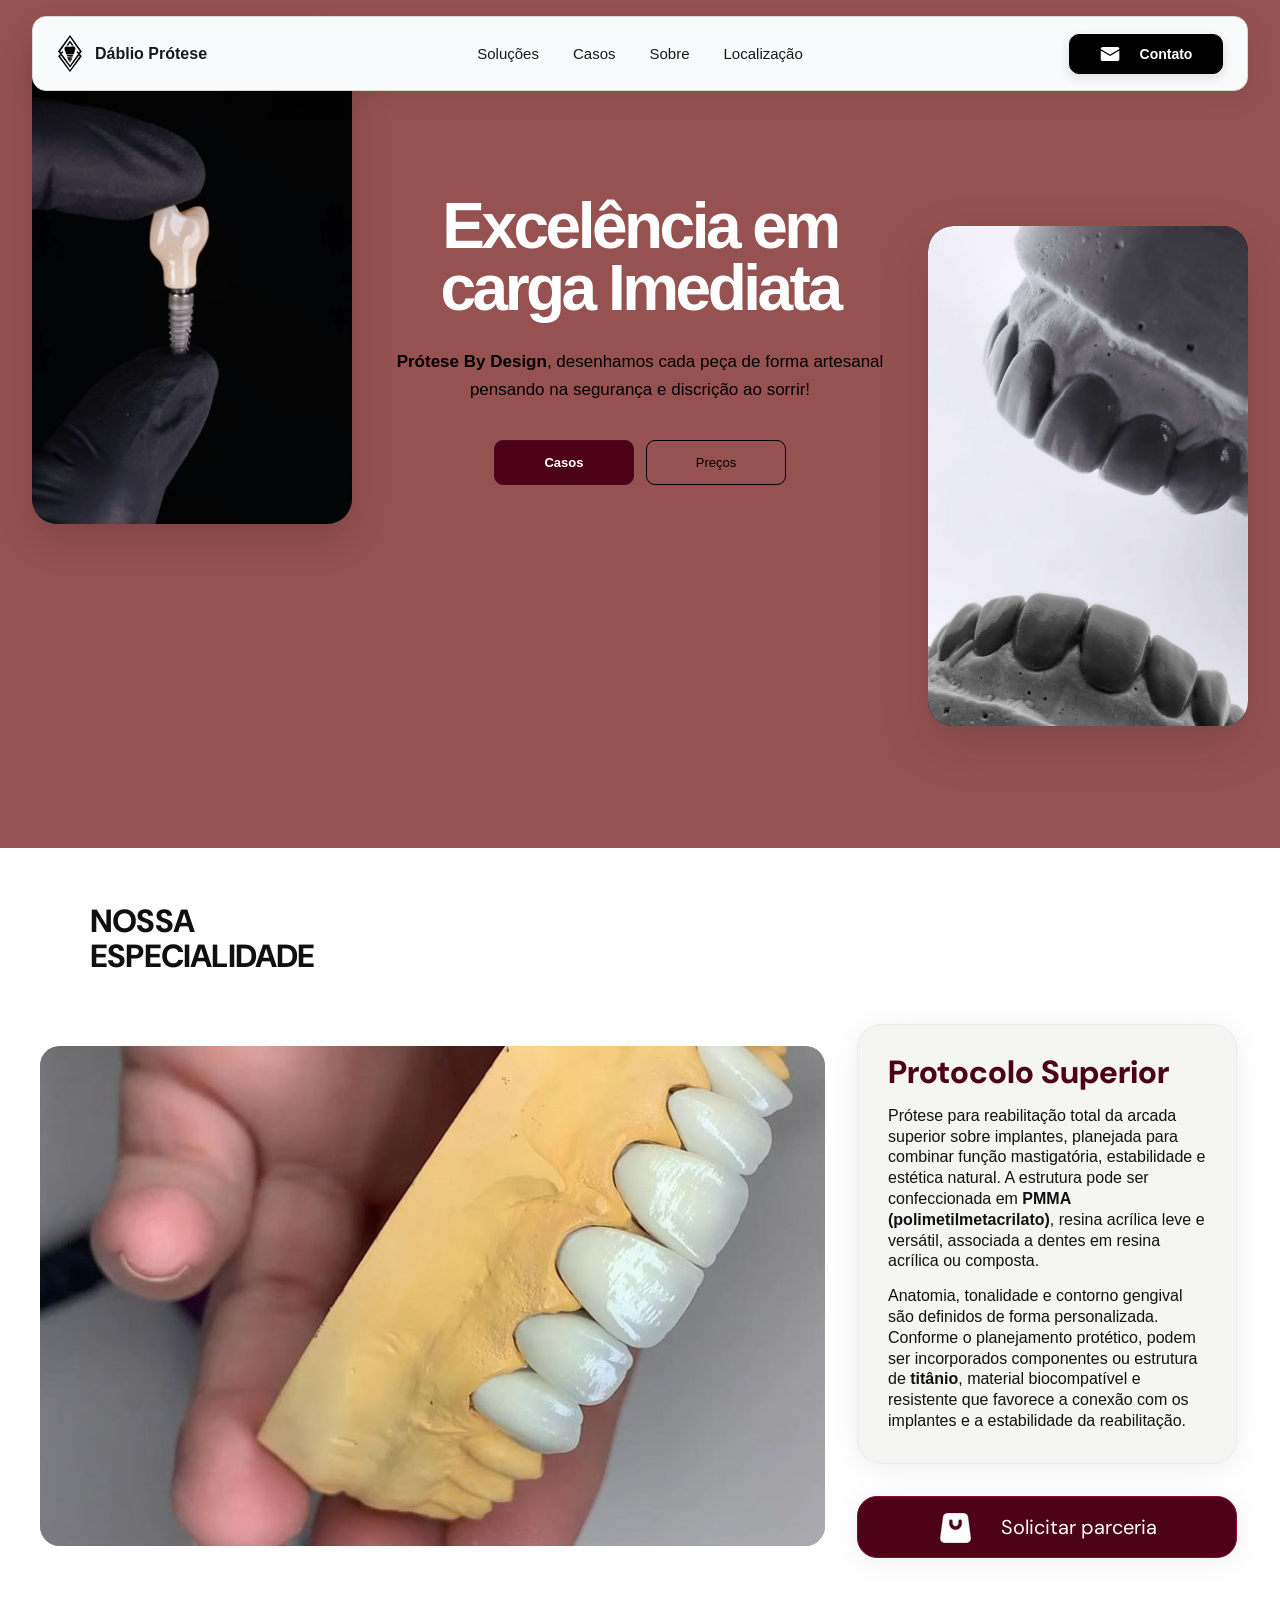
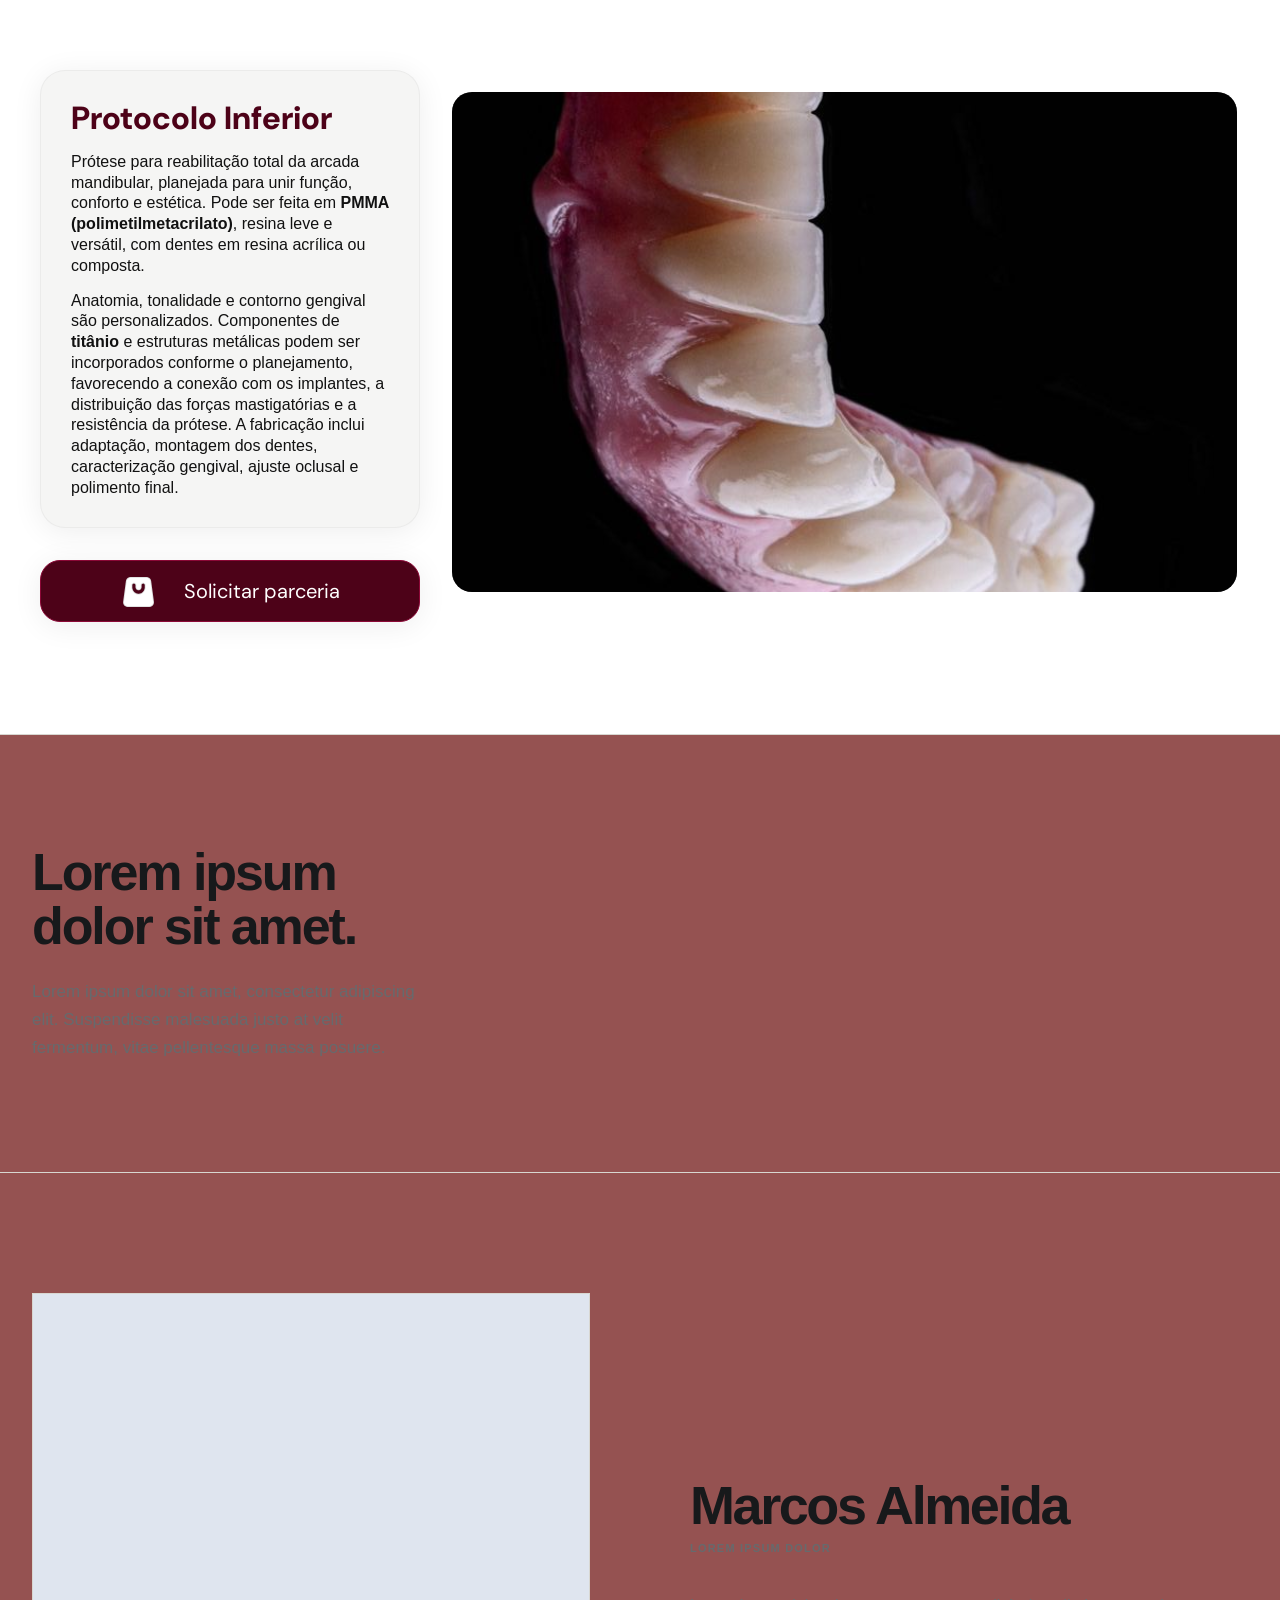
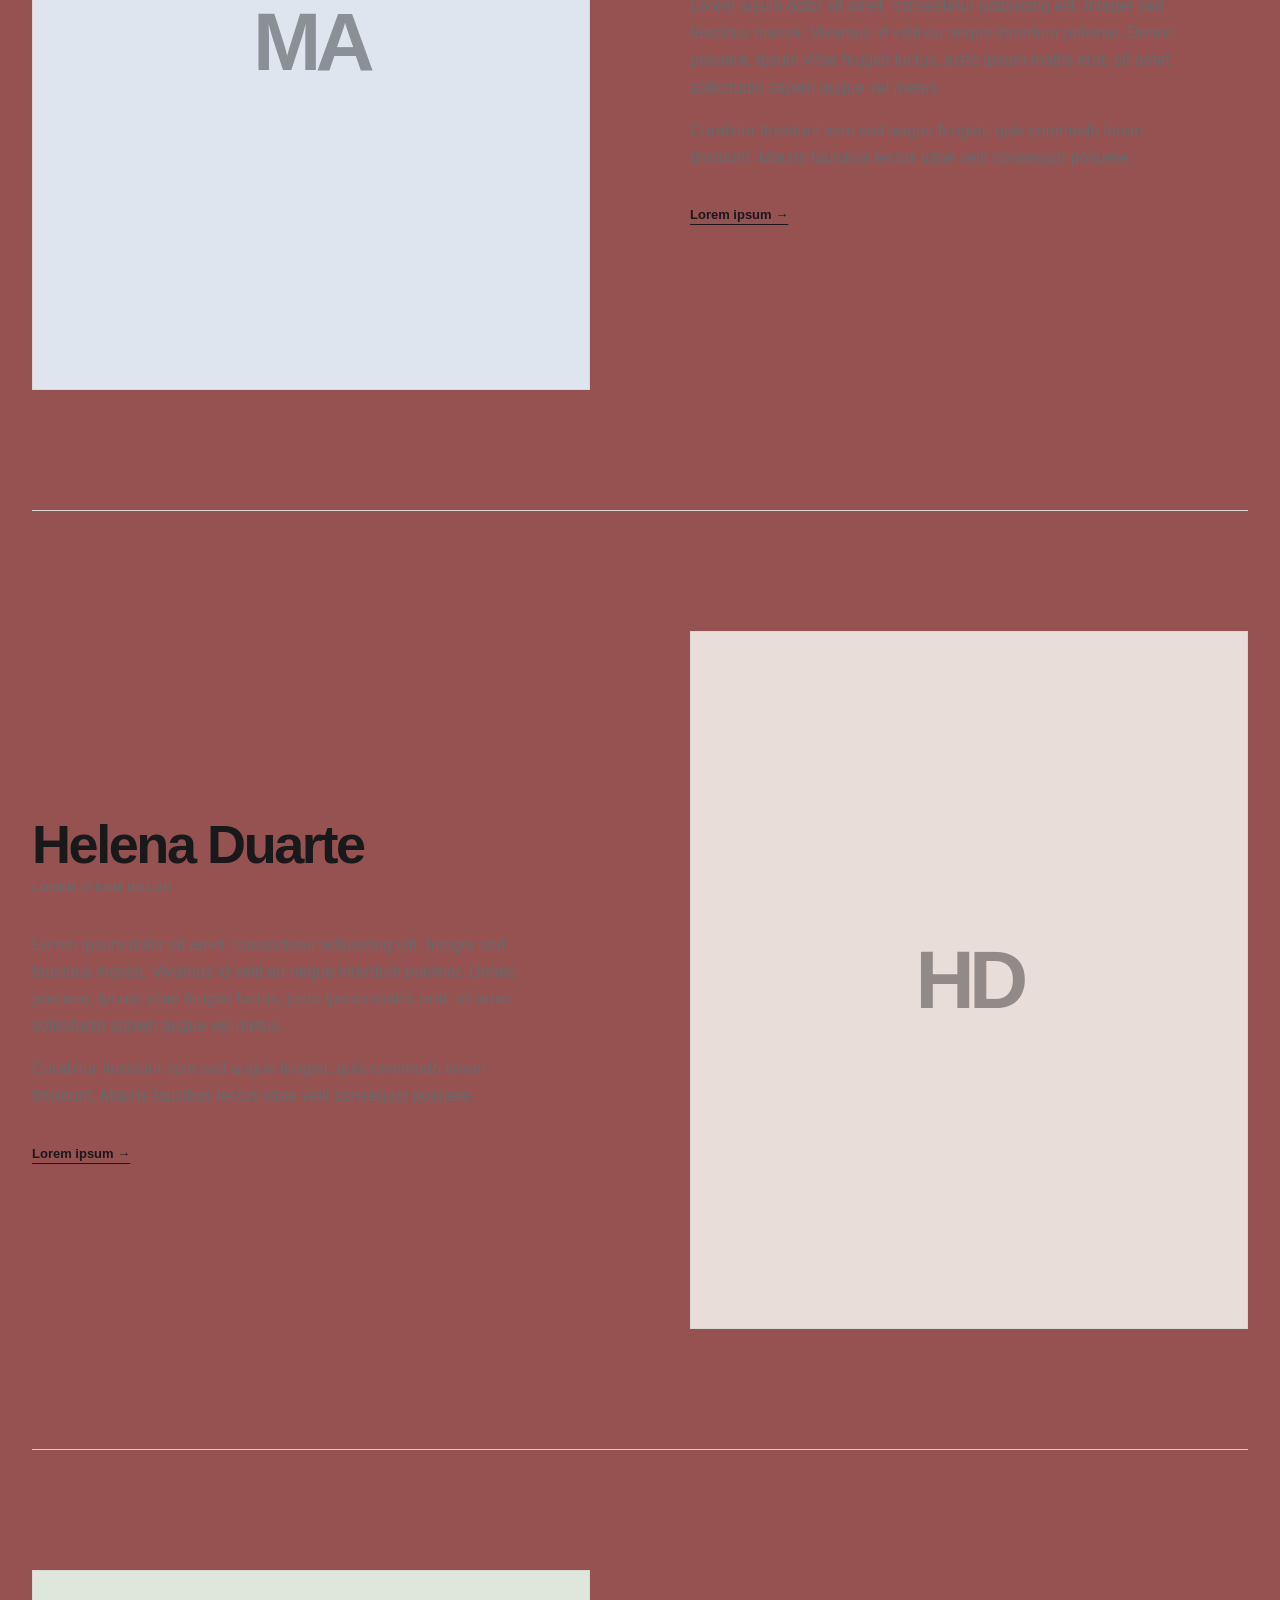
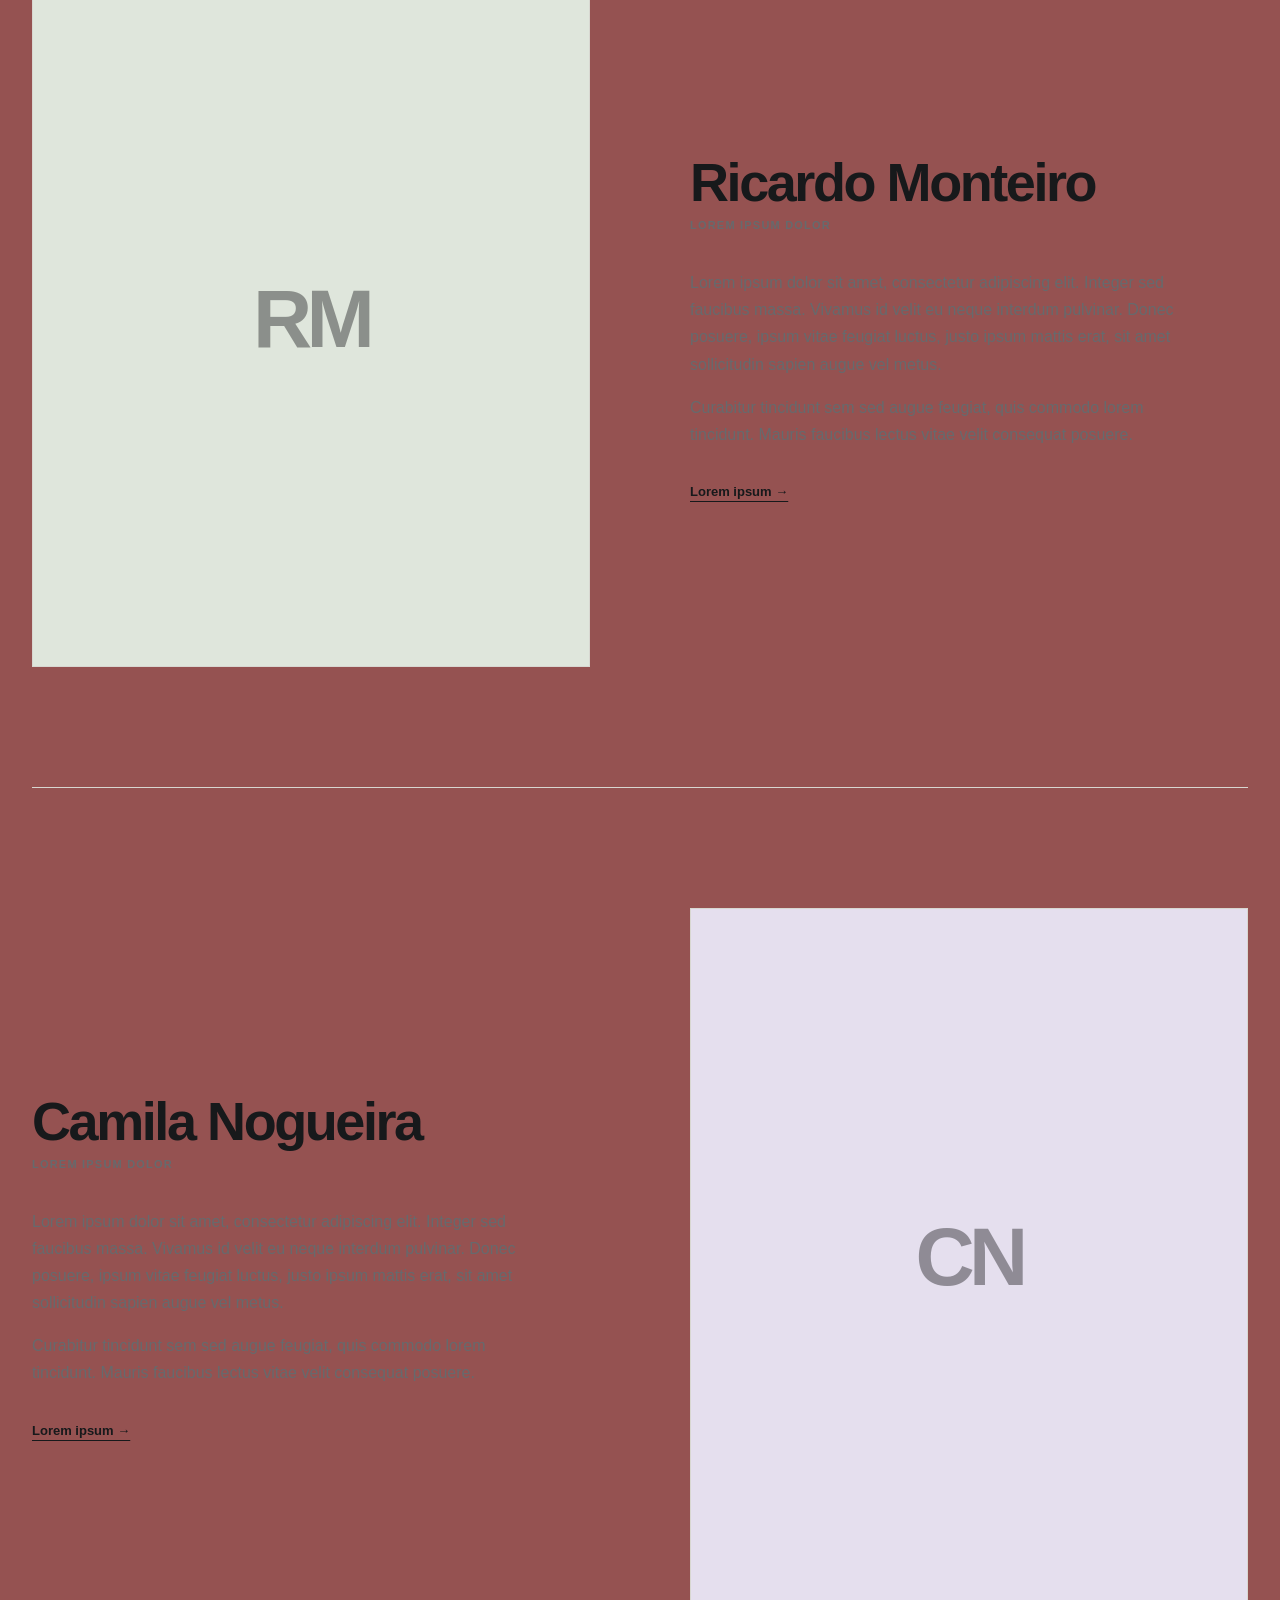
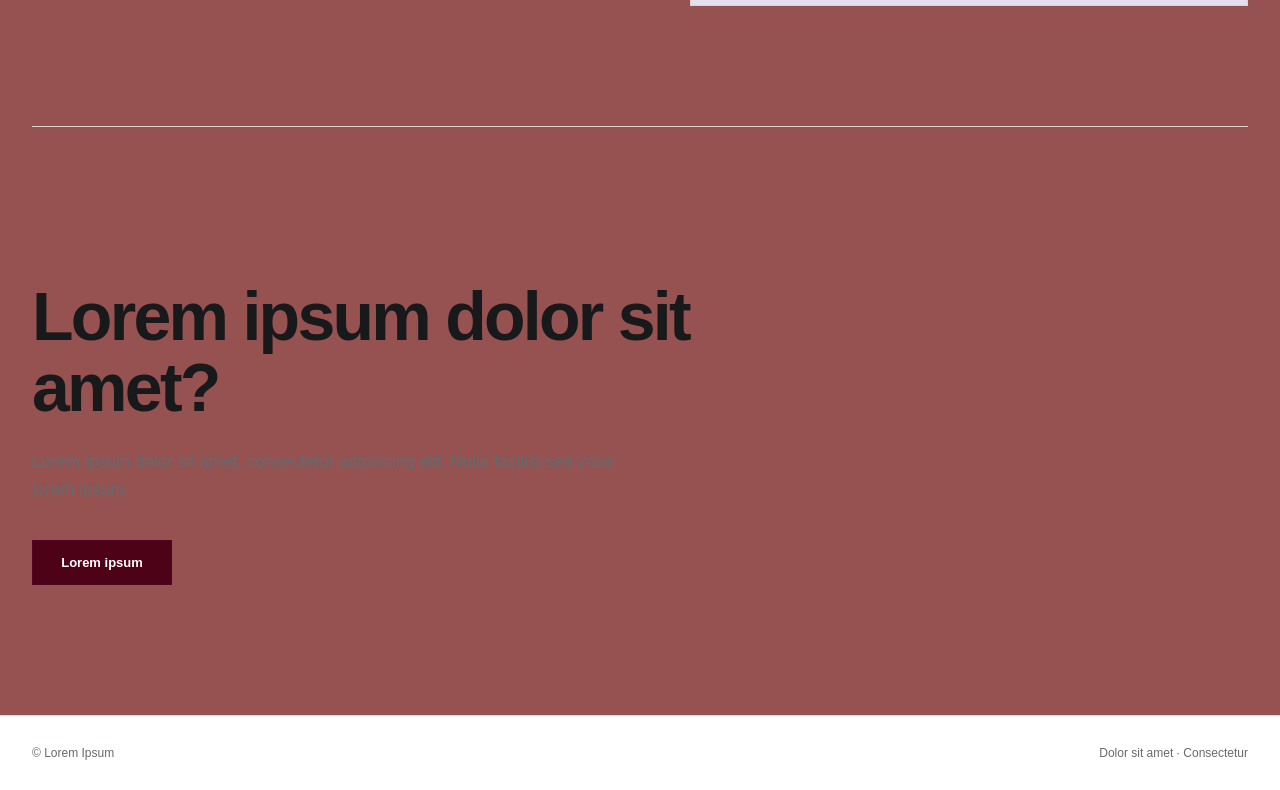
<file: index.html>
<!doctype html>
<html lang="pt-BR">
  <head>
    <meta charset="UTF-8" />
    <meta name="viewport" content="width=device-width, initial-scale=1.0" />
    <meta name="description" content="Lorem ipsum dolor sit amet." />
    <title>Dáblio Prótese</title>
    <link rel="preconnect" href="https://fonts.googleapis.com" />
    <link rel="preconnect" href="https://fonts.gstatic.com" crossorigin />
    <link href="https://fonts.googleapis.com/css2?family=DM+Sans:wght@400;800&display=swap" rel="stylesheet" />
    <link rel="icon" type="image/svg+xml" href="assets/logo_dablio.svg" />
    <link rel="stylesheet" href="styles.css" />
  </head>
  <body>
    <header class="site-header">
      <a class="logo" href="#inicio" aria-label="Dáblio Prótese — início">
        <img class="logo-mark" src="assets/logo_dablio.svg" alt="" />
        <span>Dáblio Prótese</span>
      </a>

      <nav class="main-nav" aria-label="Navegação principal">
        <a href="#solucoes">Soluções</a>
        <a href="#casos">Casos</a>
        <a href="#sobre">Sobre</a>
        <a href="#localizacao">Localização</a>
      </nav>

      <a class="header-action" href="#contato">
        <img class="navbar-action-icon" src="assets/message_4077160.png" alt="" aria-hidden="true" />
        <span>Contato</span>
      </a>
    </header>

    <main>
      <section class="hero" id="inicio">
        <div class="hero-squircle hero-squircle-left">
          <img src="assets/ImageSquircleEsquerdo.png" alt="Implante dentário com coroa sendo segurado por luvas" />
        </div>

        <div class="hero-copy">
          <h1>Excelência em carga Imediata</h1>
          <p class="hero-text">
            <strong>Prótese By Design</strong>, desenhamos cada peça de forma
            artesanal pensando na segurança e discrição ao sorrir!
          </p>
          <div class="hero-actions">
            <a class="button button-primary" href="#fundadores">Casos</a>
            <a class="button button-secondary" href="#contato">Preços</a>
          </div>
        </div>

        <div class="hero-squircle hero-squircle-right">
          <img src="assets/ImageSquircleDireito.png" alt="Foto de protese dentaria em cerâmica" />
        </div>
      </section>

      <section class="solutions" id="solucoes" aria-labelledby="solutions-title">
        <div class="solutions-inner">
          <h2 id="solutions-title">Nossa Especialidade</h2>
          <article class="solutions-content solution-superior">
            <div class="card-imagem-1" data-carousel aria-live="off">
              <figure class="carousel-slide is-active" aria-hidden="false">
                <img src="assets/protocolo-superior.png" alt="Prótese dentária sobre implantes segurada por uma mão com luva roxa" />
              </figure>
              <figure class="carousel-slide" aria-hidden="true">
                <img src="assets/protocolo-superior-2.png" alt="Prótese dentária sobre modelo de gengiva e dentes segurada por uma mão" />
              </figure>
              <figure class="carousel-slide" aria-hidden="true">
                <img src="assets/protocolo-superior-3.png" alt="Prótese dentária instalada em modelo odontológico segurado com luvas azuis" />
              </figure>
            </div>
            <div class="solutions-copy">
              <div class="solution-card-description" data-character-limit="665">
                <h3>Protocolo Superior</h3>
                <p>
                  Prótese para reabilitação total da arcada superior sobre implantes,
                  planejada para combinar função mastigatória, estabilidade e estética
                  natural. A estrutura pode ser confeccionada em
                  <strong>PMMA (polimetilmetacrilato)</strong>, resina acrílica leve e
                  versátil, associada a dentes em resina acrílica ou composta.
                </p>
                <p>
                  Anatomia, tonalidade e contorno gengival são definidos de forma
                  personalizada. Conforme o planejamento protético, podem ser
                  incorporados componentes ou estrutura de <strong>titânio</strong>,
                  material biocompatível e resistente que favorece a conexão com os
                  implantes e a estabilidade da reabilitação.
                </p>
              </div>
              <a class="solution-title-cta" href="#contato">
                <span class="solution-cta-icon" aria-hidden="true"><img src="assets/solution-cta.svg" alt="" /></span>
                <span>Solicitar parceria</span>
              </a>
            </div>
          </article>

          <article class="solutions-content solution-inferior">
            <div class="card-imagem-2" data-carousel aria-live="off">
              <figure class="carousel-slide is-active" aria-hidden="false">
                <img src="assets/protocolo-inferior-1.png" alt="Prótese inferior com dentes sobre gengiva rosada em fundo preto" />
              </figure>
              <figure class="carousel-slide" aria-hidden="true">
                <img src="assets/protocolo-inferior-2.png" alt="Prótese dentária montada em equipamento de fotografia" />
              </figure>
              <figure class="carousel-slide" aria-hidden="true">
                <img src="assets/protocolo-inferior-3.png" alt="Modelo de arcada dentária protética em fundo vermelho" />
              </figure>
            </div>
            <div class="solutions-copy">
              <div class="solution-card-description" data-character-limit="665">
                <h3>Protocolo Inferior</h3>
                <p>
                  Prótese para reabilitação total da arcada mandibular, planejada para
                  unir função, conforto e estética. Pode ser feita em
                  <strong>PMMA (polimetilmetacrilato)</strong>, resina leve e versátil,
                  com dentes em resina acrílica ou composta.
                </p>
                <p>
                  Anatomia, tonalidade e contorno gengival são personalizados.
                  Componentes de <strong>titânio</strong> e estruturas metálicas
                  podem ser incorporados conforme o planejamento, favorecendo a
                  conexão com os implantes, a distribuição das forças mastigatórias
                  e a resistência da prótese. A fabricação inclui adaptação, montagem
                  dos dentes, caracterização gengival, ajuste oclusal e polimento
                  final.
                </p>
              </div>
              <a class="solution-title-cta" href="#contato">
                <span class="solution-cta-icon" aria-hidden="true"><img src="assets/solution-cta.svg" alt="" /></span>
                <span>Solicitar parceria</span>
              </a>
            </div>
          </article>
        </div>
      </section>

      <section class="founders-intro" id="fundadores">
        <div>
          <h2>Lorem ipsum dolor sit amet.</h2>
          <p>
            Lorem ipsum dolor sit amet, consectetur adipiscing elit. Suspendisse
            malesuada justo at velit fermentum, vitae pellentesque massa posuere.
          </p>
        </div>
      </section>

      <section class="founder" id="marcos-almeida">
        <div class="portrait portrait-a" role="img" aria-label="Lorem ipsum Marcos Almeida">
          <span>MA</span>
        </div>
        <div class="founder-copy">
          <h2>Marcos Almeida</h2>
          <p class="role">Lorem ipsum dolor</p>
          <p>
            Lorem ipsum dolor sit amet, consectetur adipiscing elit. Integer sed
            faucibus massa. Vivamus id velit eu neque interdum pulvinar. Donec
            posuere, ipsum vitae feugiat luctus, justo ipsum mattis erat, sit amet
            sollicitudin sapien augue vel metus.
          </p>
          <p>
            Curabitur tincidunt sem sed augue feugiat, quis commodo lorem
            tincidunt. Mauris faucibus lectus vitae velit consequat posuere.
          </p>
          <a href="#contato">Lorem ipsum →</a>
        </div>
      </section>

      <section class="founder founder-reverse" id="helena-duarte">
        <div class="portrait portrait-b" role="img" aria-label="Lorem ipsum Helena Duarte">
          <span>HD</span>
        </div>
        <div class="founder-copy">
          <h2>Helena Duarte</h2>
          <p class="role">Lorem ipsum dolor</p>
          <p>
            Lorem ipsum dolor sit amet, consectetur adipiscing elit. Integer sed
            faucibus massa. Vivamus id velit eu neque interdum pulvinar. Donec
            posuere, ipsum vitae feugiat luctus, justo ipsum mattis erat, sit amet
            sollicitudin sapien augue vel metus.
          </p>
          <p>
            Curabitur tincidunt sem sed augue feugiat, quis commodo lorem
            tincidunt. Mauris faucibus lectus vitae velit consequat posuere.
          </p>
          <a href="#contato">Lorem ipsum →</a>
        </div>
      </section>

      <section class="founder" id="ricardo-monteiro">
        <div class="portrait portrait-c" role="img" aria-label="Lorem ipsum Ricardo Monteiro">
          <span>RM</span>
        </div>
        <div class="founder-copy">
          <h2>Ricardo Monteiro</h2>
          <p class="role">Lorem ipsum dolor</p>
          <p>
            Lorem ipsum dolor sit amet, consectetur adipiscing elit. Integer sed
            faucibus massa. Vivamus id velit eu neque interdum pulvinar. Donec
            posuere, ipsum vitae feugiat luctus, justo ipsum mattis erat, sit amet
            sollicitudin sapien augue vel metus.
          </p>
          <p>
            Curabitur tincidunt sem sed augue feugiat, quis commodo lorem
            tincidunt. Mauris faucibus lectus vitae velit consequat posuere.
          </p>
          <a href="#contato">Lorem ipsum →</a>
        </div>
      </section>

      <section class="founder founder-reverse" id="camila-nogueira">
        <div class="portrait portrait-d" role="img" aria-label="Lorem ipsum Camila Nogueira">
          <span>CN</span>
        </div>
        <div class="founder-copy">
          <h2>Camila Nogueira</h2>
          <p class="role">Lorem ipsum dolor</p>
          <p>
            Lorem ipsum dolor sit amet, consectetur adipiscing elit. Integer sed
            faucibus massa. Vivamus id velit eu neque interdum pulvinar. Donec
            posuere, ipsum vitae feugiat luctus, justo ipsum mattis erat, sit amet
            sollicitudin sapien augue vel metus.
          </p>
          <p>
            Curabitur tincidunt sem sed augue feugiat, quis commodo lorem
            tincidunt. Mauris faucibus lectus vitae velit consequat posuere.
          </p>
          <a href="#contato">Lorem ipsum →</a>
        </div>
      </section>

      <section class="contact" id="contato">
        <h2>Lorem ipsum dolor sit amet?</h2>
        <p>
          Lorem ipsum dolor sit amet, consectetur adipiscing elit. Nulla facilisi
          sed vitae lorem ipsum.
        </p>
        <a class="button button-primary" href="mailto:lorem@ipsum.com">Lorem ipsum</a>
      </section>
    </main>

    <footer>
      <span>© Lorem Ipsum</span>
      <span>Dolor sit amet · Consectetur</span>
    </footer>

    <script src="script.js"></script>
  </body>
</html>
</file>
<file: styles.css>
:root {
  --ink: #17191b;
  --muted: #666a6d;
  --paper: #955251;
  --line: #d8d7d1;
  --content: 1240px;
  --curve-navbar: 14px;
  --curve-navbar-action: calc(var(--curve-navbar) - 4px);
  --curve-hero-action: 9px;
  --curve-surface: 25px;
  --curve-specialty: 20px;
}

* { box-sizing: border-box; }
html { scroll-behavior: smooth; }

body {
  margin: 0;
  background: var(--paper);
  color: var(--ink);
  font-family: Arial, Helvetica, sans-serif;
}

a { color: inherit; }

.site-header {
  height: 75px;
  width: min(calc(100% - 64px), var(--content));
  margin: 0;
  padding: 0 24px;
  display: grid;
  grid-template-columns: 1fr auto 1fr;
  align-items: center;
  border: 1px solid var(--line);
  border-radius: var(--curve-navbar);
  background: oklch(98.5% 0.002 247.839);
  box-shadow: 0 8px 28px rgba(13, 13, 13, 0.08);
  backdrop-filter: blur(12px);
  position: fixed;
  top: 16px;
  left: 50%;
  transform: translateX(-50%);
  z-index: 10;
}

.logo {
  display: inline-flex;
  align-items: center;
  gap: 12px;
  width: fit-content;
  font-weight: 700;
  text-decoration: none;
}

.logo-mark {
  width: 26px;
  height: 40px;
  display: block;
  object-fit: contain;
}

.main-nav { display: flex; gap: 34px; }

.main-nav a,
.header-action {
  font-size: 15px;
  text-decoration: none;
}

.main-nav a:hover { text-decoration: underline; text-underline-offset: 4px; }

.header-action {
  justify-self: end;
  min-width: 154px;
  padding: 9px 28px;
  display: flex;
  align-items: center;
  justify-content: center;
  gap: 20px;
  border: 1px solid #000000;
  border-radius: var(--curve-navbar-action);
  background: #000000;
  box-shadow: 0 4px 12px rgba(13, 13, 13, 0.12);
  color: white;
  font-size: 14px;
  font-weight: 700;
  text-align: center;
}

.navbar-action-icon {
  width: 20px;
  height: 20px;
  object-fit: contain;
  filter: brightness(0) invert(1);
}

.hero {
  max-width: var(--content);
  min-height: 680px;
  margin: 0 auto 168px;
  padding: 72px 0;
  display: grid;
  grid-template-columns: minmax(200px, 0.9fr) minmax(320px, 1.4fr) minmax(200px, 0.9fr);
  align-items: center;
  gap: clamp(24px, 3vw, 42px);
}

.hero-copy { text-align: center; }

.eyebrow,
.section-label,
.role {
  margin: 0;
  color: var(--muted);
  font-size: 11px;
  font-weight: 700;
  letter-spacing: 0.11em;
  text-transform: uppercase;
}

.hero h1 {
  margin: 0 0 28px;
  max-width: 620px;
  color: #ffffff;
  font-size: clamp(52px, 5vw, 74px);
  line-height: 0.98;
  letter-spacing: -0.055em;
}

.hero-text {
  max-width: 540px;
  margin: 0 auto;
  color: #000000;
  font-size: 17px;
  line-height: 1.65;
}

.hero-actions { display: flex; justify-content: center; gap: 12px; margin-top: 36px; }

.hero-actions .button { border-radius: var(--curve-hero-action); }

.button {
  min-width: 140px;
  padding: 14px 20px;
  border: 1px solid var(--ink);
  text-align: center;
  font-size: 13px;
  text-decoration: none;
}

.button-primary {
  color: white;
  border: 1px solid oklch(28.4% 0.109 3.907);
  background: oklch(27.1% 0.105 12.094);
  font-weight: 700;
}

.button-secondary {
  background: transparent;
  border: 1px solid black;
  font-weight: 500;
  color: #000000;
}

.hero-squircle {
  width: 100%;
  max-width: 320px;
  aspect-ratio: 0.64;
  display: grid;
  place-items: center;
  border-radius: var(--curve-surface);
  overflow: hidden;
  background: oklch(21.6% 0.006 56.043);
  box-shadow: 0 18px 36px rgba(13, 13, 13, 0.16);
  color: rgba(23, 25, 27, 0.35);
  font-size: 54px;
  font-weight: 700;
  letter-spacing: -0.06em;
}

@supports (corner-shape: superellipse(1.02)) {
  * {
    corner-shape: superellipse(1.02);
  }

  .site-header,
  .header-action {
    corner-shape: round;
  }
}

.hero-squircle > span {
  width: 100%;
  height: 100%;
  display: grid;
  place-items: center;
  line-height: 1;
}

.hero-squircle > img {
  width: 100%;
  height: 100%;
  display: block;
  border-radius: inherit;
  object-fit: cover;
}

.hero-squircle-right > img {
  object-position: right center;
}

.hero-squircle-left {
  align-self: start;
  justify-self: start;
  transform: translateY(-48px);
}

.hero-squircle-right {
  align-self: end;
  justify-self: end;
  transform: translateY(118px);
  box-shadow: none;
  filter: drop-shadow(0 18px 24px rgba(13, 13, 13, 0.16));
}

.solutions {
  width: 100%;
  margin: 0;
  padding: 0;
  background-color: #ffffff;
  color: #101010;
  text-align: left;
}

.solutions-inner {
  width: min(1200px, calc(100% - 64px));
  margin: 0 auto;
  padding: 56px 0 112px;
  background-color: #ffffff;
}

.solutions h2 {
  max-width: 305px;
  margin: 0 0 50px 50px;
  color: #101010;
  font-size: 32px;
  font-family: "DM Sans", Arial, Helvetica, sans-serif;
  font-weight: 800;
  line-height: 1.1;
  letter-spacing: -0.025em;
  text-transform: uppercase;
}

.solutions-content {
  display: grid;
  grid-template-columns: minmax(0, 785px) minmax(340px, 380px);
  align-items: start;
  gap: 32px;
}

.solution-inferior { margin-top: 112px; }

.solution-inferior {
  grid-template-columns: minmax(340px, 380px) minmax(0, 785px);
}

.solution-inferior .card-imagem-2 {
  grid-column: 2;
  grid-row: 1;
}

.solution-inferior .solutions-copy {
  grid-column: 1;
  grid-row: 1;
}

.solutions-copy {
  min-width: 0;
  margin: 0;
  display: flex;
  flex-direction: column;
  align-items: stretch;
  gap: 32px;
}

.card-imagem-1,
.card-imagem-2 {
  position: relative;
  width: 100%;
  margin-top: 22px;
  aspect-ratio: 785 / 500;
  min-width: 0;
  overflow: hidden;
  border-radius: var(--curve-specialty);
  background: #d9d9d9;
}

.carousel-slide {
  position: absolute;
  inset: 0;
  margin: 0;
  opacity: 0;
  pointer-events: none;
  transition: opacity 700ms ease;
}

.carousel-slide.is-active {
  opacity: 1;
}

.card-imagem-1 img,
.card-imagem-2 img {
  position: absolute;
  top: 50%;
  left: 50%;
  width: auto;
  height: 150%;
  display: block;
  object-fit: contain;
  transform: translate(-50%, -50%) rotate(90deg) scale(1.3);
  background: #a6a6a8;
}

.solution-card-description {
  min-height: 440px;
  padding: 28px 30px;
  display: flex;
  flex-direction: column;
  gap: 14px;
  border: 1px solid rgba(217, 217, 217, 0.36);
  border-radius: var(--curve-surface);
  background-color: #F5F5F4;
  box-shadow: 0 4px 30px rgba(0, 0, 0, 0.07);
  color: #111111;
  font-size: 16px;
  line-height: 1.3;
}

.solution-title-cta {
  width: 100%;
  height: 62px;
  padding: 16px 24px;
  display: flex;
  align-items: center;
  justify-content: center;
  gap: 32px;
  border: 1px solid #8b0836;
  border-radius: var(--curve-specialty);
  background: #4d0218;
  box-shadow: 0 4px 30px rgba(0, 0, 0, 0.07);
  color: #ffffff;
  font-size: 20px;
  font-family: "DM Sans", Arial, Helvetica, sans-serif;
  font-weight: 400;
  text-align: center;
  text-decoration: none;
  white-space: nowrap;
}

.solution-cta-icon {
  width: 31.6667px;
  height: 31.6667px;
  flex: 0 0 31.6667px;
  align-self: center;
  margin-block: auto;
  display: grid;
  place-items: center;
}

.solution-cta-icon img {
  display: block;
  margin: auto;
  transform: translateY(-3px) scale(0.833333);
}

.solution-card-description p { margin: 0; }

.solution-card-description h3 {
  margin: 0;
  color: #4d0218;
  font-size: 32px;
  font-family: "DM Sans", Arial, Helvetica, sans-serif;
  font-weight: 800;
  line-height: 1.2;
}

.founders-intro {
  padding: 110px max(32px, calc((100vw - var(--content)) / 2));
  display: grid;
  grid-template-columns: 1fr 2fr;
  gap: 60px;
  border-top: 1px solid var(--line);
  border-bottom: 1px solid var(--line);
}

.founders-intro h2,
.contact h2 {
  margin: 0;
  font-size: 52px;
  line-height: 1.05;
  letter-spacing: -0.04em;
}

.founders-intro div > p,
.contact > p {
  max-width: 620px;
  margin: 24px 0 0;
  color: var(--muted);
  font-size: 17px;
  line-height: 1.65;
}

.founder {
  max-width: var(--content);
  margin: 0 auto;
  padding: 120px 0;
  display: grid;
  grid-template-columns: 1fr 1fr;
  align-items: center;
  gap: 100px;
  border-bottom: 1px solid var(--line);
}

.founder-reverse .portrait { order: 2; }
.founder-reverse .founder-copy { order: 1; }

.portrait {
  aspect-ratio: 4 / 5;
  display: grid;
  place-items: center;
  border: 1px solid var(--line);
  color: rgba(23, 25, 27, 0.42);
  font-size: 82px;
  font-weight: 700;
  letter-spacing: -0.07em;
}

.portrait-a { background: #dfe5ef; }
.portrait-b { background: #e8ddd8; }
.portrait-c { background: #dfe6dc; }
.portrait-d { background: #e5dfee; }

.founder-copy { max-width: 510px; }

.founder-copy h2 {
  margin: 18px 0 10px;
  font-size: 54px;
  line-height: 1;
  letter-spacing: -0.045em;
}

.founder-copy .role { margin-bottom: 38px; }

.founder-copy > p:not(.section-label, .role) {
  color: var(--muted);
  font-size: 16px;
  line-height: 1.7;
}

.founder-copy > a {
  display: inline-block;
  margin-top: 20px;
  font-size: 13px;
  font-weight: 700;
  text-underline-offset: 5px;
}

.contact {
  max-width: var(--content);
  margin: 0 auto;
  padding: 130px 0;
}

.contact h2 { max-width: 760px; margin-top: 24px; font-size: 68px; }
.contact .button { display: inline-block; margin-top: 36px; }

footer {
  padding: 30px max(32px, calc((100vw - var(--content)) / 2));
  display: flex;
  justify-content: space-between;
  border-top: 1px solid var(--line);
  background: #ffffff;
  color: var(--muted);
  font-size: 12px;
}

@media (max-width: 1304px) {
  .hero,
  .founder,
  .contact { margin-inline: 32px; }
}

@media (max-width: 850px) {
  .site-header { grid-template-columns: 1fr auto; }
  .main-nav { display: none; }
  .hero { grid-template-columns: 1fr; margin-bottom: 0; }
  .solutions-inner { width: min(calc(100% - 48px), 620px); padding: 48px 0 80px; }
  .solutions-content { grid-template-columns: minmax(0, 1fr); gap: 20px; }
  .solution-inferior { margin-top: 72px; }
  .solution-inferior .card-imagem-2,
  .solution-inferior .solutions-copy { grid-column: 1; grid-row: auto; }
  .solution-card-description { min-height: 0; padding: 24px; font-size: 15px; }
  .solution-title-cta { width: 100%; }
  .hero-copy { order: -1; }
  .hero-squircle {
    width: min(280px, 100%);
    align-self: center;
    justify-self: center;
    transform: none;
  }
  .founders-intro { grid-template-columns: 1fr; }
  .founder { grid-template-columns: 1fr; gap: 50px; }
  .founder-reverse .portrait,
  .founder-reverse .founder-copy { order: initial; }
}

@media (max-width: 480px) {
  .solutions-inner { width: calc(100% - 40px); padding: 40px 0 64px; }
  .solution-card-description { padding: 20px; }
  .solution-title-cta { width: 100%; gap: 32px; padding-inline: 12px; }
}
</file>
